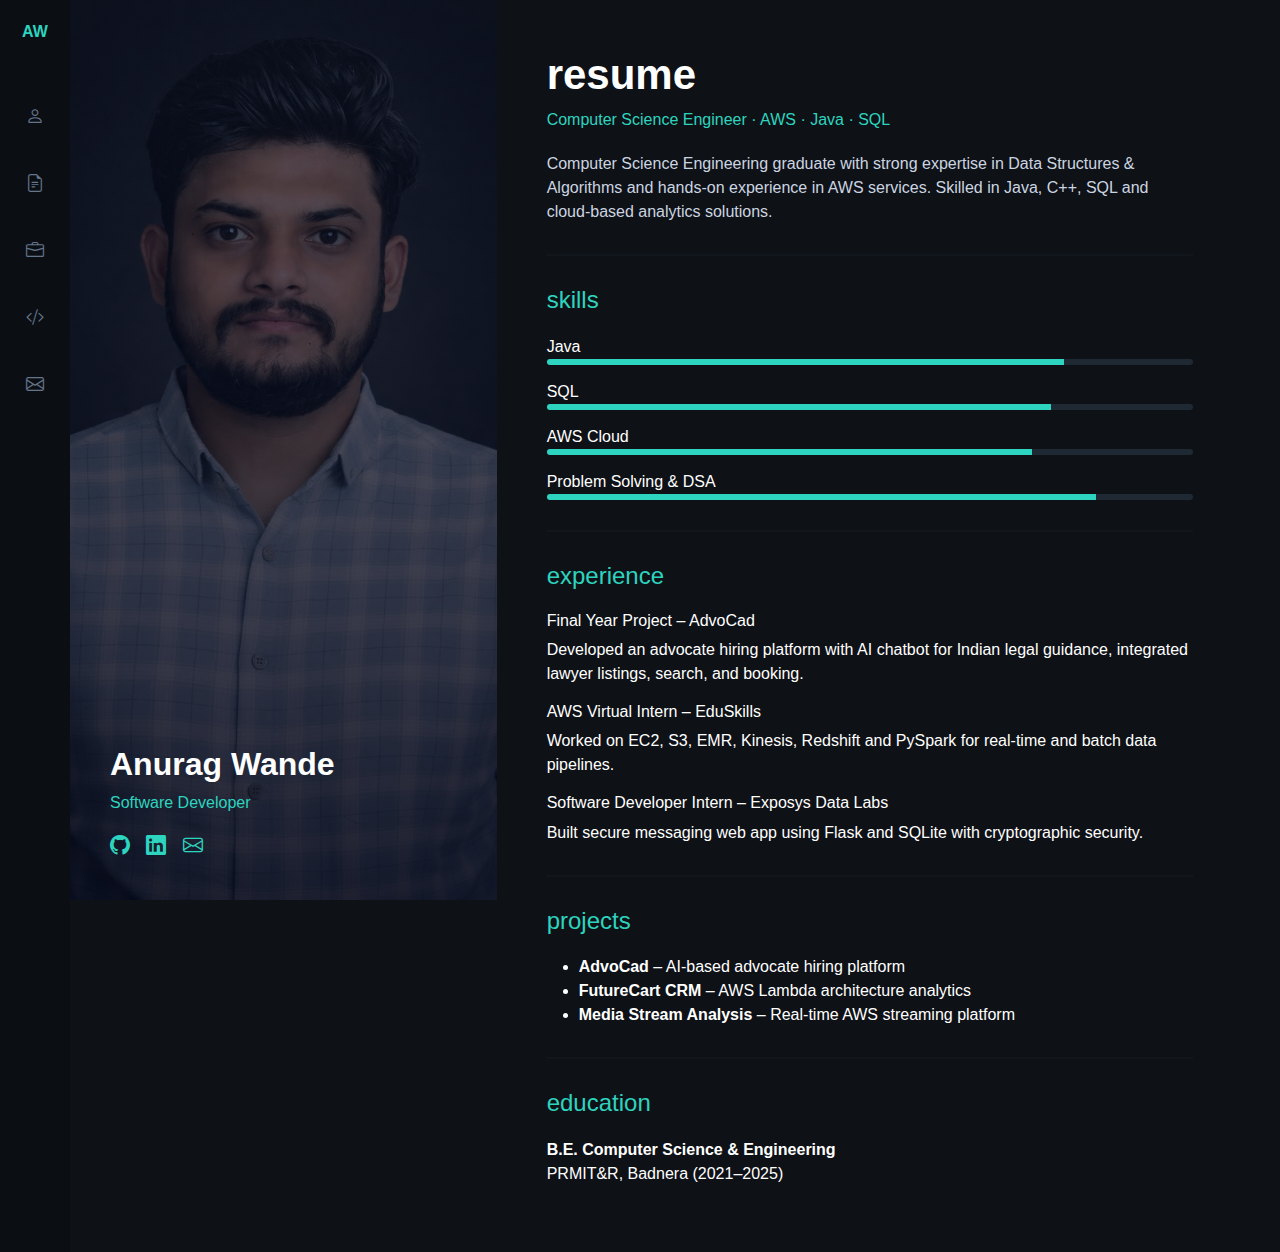
<file: index.html>
<!DOCTYPE html>
<html lang="en">
<head>
  <meta charset="UTF-8" />
  <title>Anurag Wande | Portfolio</title>
  <meta name="viewport" content="width=device-width, initial-scale=1">

  <!-- Bootstrap CSS -->
  <link href="https://cdn.jsdelivr.net/npm/bootstrap@5.3.2/dist/css/bootstrap.min.css" rel="stylesheet">

  <!-- Bootstrap Icons -->
  <link href="https://cdn.jsdelivr.net/npm/bootstrap-icons/font/bootstrap-icons.css" rel="stylesheet">

  <!-- Custom CSS -->
  <link rel="stylesheet" href="style.css">
</head>
<body>

<div class="container-fluid main-container">
  <div class="row h-100">

    <!-- ICON SIDEBAR -->
    <div class="col-auto icon-sidebar d-flex flex-column align-items-center">
      <div class="logo">AW</div>
      <i class="bi bi-person"></i>
      <i class="bi bi-file-earmark-text"></i>
      <i class="bi bi-briefcase"></i>
      <i class="bi bi-code-slash"></i>
      <i class="bi bi-envelope"></i>
    </div>

    <!-- LEFT IMAGE PANEL -->
    <div class="col-md-4 image-panel">
      <div class="image-overlay"></div>

      <div class="image-content">
        <h2>Anurag Wande</h2>
        <p class="text-accent">Software Developer</p>

        <div class="social-icons">
          <i class="bi bi-github"></i>
          <i class="bi bi-linkedin"></i>
          <i class="bi bi-envelope"></i>
        </div>
      </div>
    </div>

    <!-- RIGHT CONTENT PANEL -->
    <div class="col-md-7 right-panel">

      <!-- HEADER -->
      <h1 class="title">resume</h1>
      <p class="subtitle">Computer Science Engineer · AWS · Java · SQL</p>

      <p class="summary">
        Computer Science Engineering graduate with strong expertise in
        Data Structures & Algorithms and hands-on experience in AWS services.
        Skilled in Java, C++, SQL and cloud-based analytics solutions.
      </p>

      <hr>

      <!-- SKILLS -->
      <h4 class="section-title">skills</h4>

      <div class="skill">
        <span>Java</span>
        <div class="progress"><div class="progress-bar" style="width:80%"></div></div>
      </div>

      <div class="skill">
        <span>SQL</span>
        <div class="progress"><div class="progress-bar" style="width:78%"></div></div>
      </div>

      <div class="skill">
        <span>AWS Cloud</span>
        <div class="progress"><div class="progress-bar" style="width:75%"></div></div>
      </div>

      <div class="skill">
        <span>Problem Solving & DSA</span>
        <div class="progress"><div class="progress-bar" style="width:85%"></div></div>
      </div>

      <hr>

      <!-- EXPERIENCE -->
      <h4 class="section-title">experience</h4>

      <div class="experience">
        <h6>Final Year Project – AdvoCad</h6>
        <p>
          Developed an advocate hiring platform with AI chatbot for Indian legal guidance,
          integrated lawyer listings, search, and booking.
        </p>
      </div>

      <div class="experience">
        <h6>AWS Virtual Intern – EduSkills</h6>
        <p>
          Worked on EC2, S3, EMR, Kinesis, Redshift and PySpark for real-time
          and batch data pipelines.
        </p>
      </div>

      <div class="experience">
        <h6>Software Developer Intern – Exposys Data Labs</h6>
        <p>
          Built secure messaging web app using Flask and SQLite with cryptographic security.
        </p>
      </div>

      <hr>

      <!-- PROJECTS -->
      <h4 class="section-title">projects</h4>

      <ul class="project-list">
        <li><strong>AdvoCad</strong> – AI-based advocate hiring platform</li>
        <li><strong>FutureCart CRM</strong> – AWS Lambda architecture analytics</li>
        <li><strong>Media Stream Analysis</strong> – Real-time AWS streaming platform</li>
      </ul>

      <hr>

      <!-- EDUCATION -->
      <h4 class="section-title">education</h4>
      <p>
        <strong>B.E. Computer Science & Engineering</strong><br>
        PRMIT&R, Badnera (2021–2025)
      </p>

    </div>
  </div>
</div>

</body>
</html>
</file>
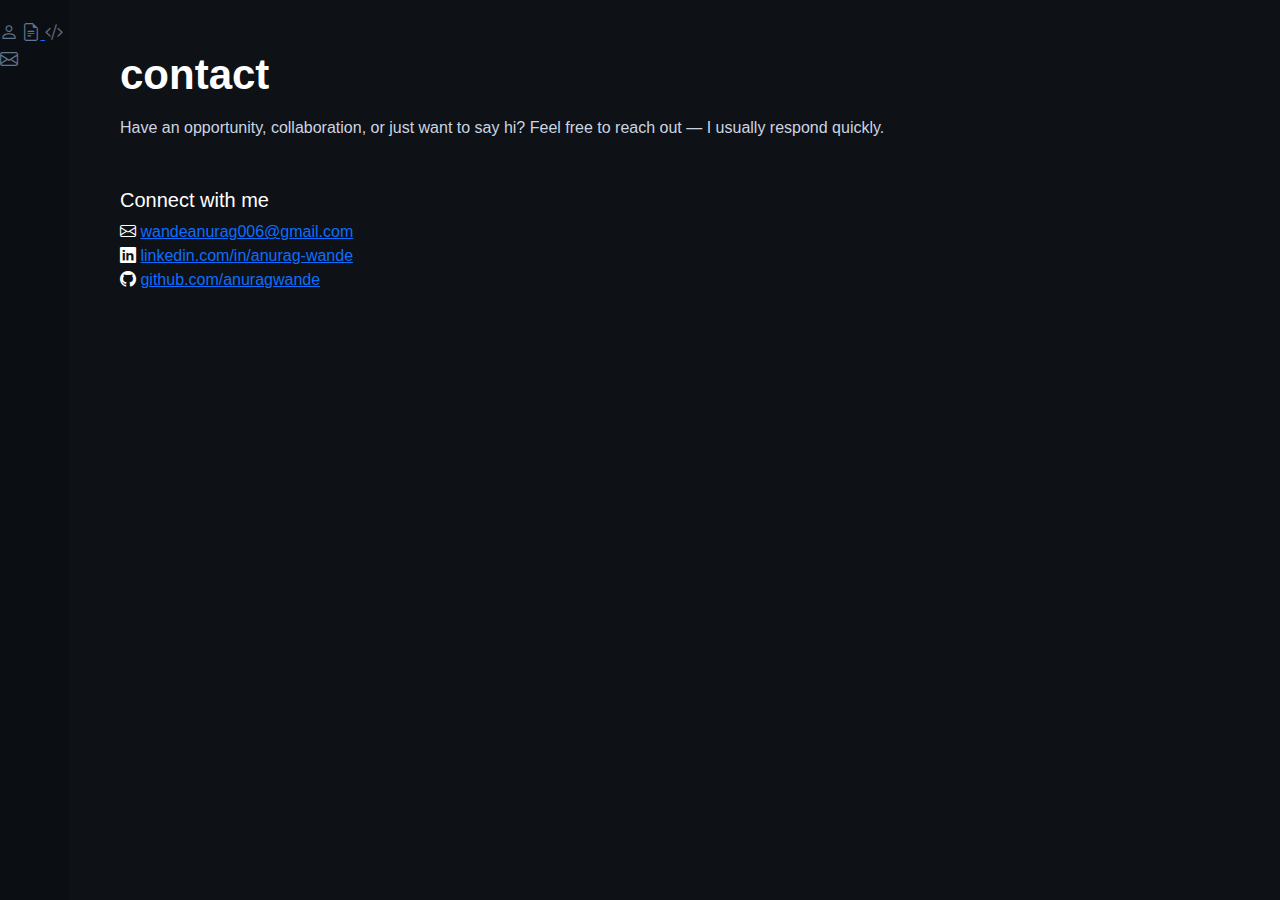
<file: contact.html>
<!DOCTYPE html>
<html lang="en">
<head>
  <meta charset="UTF-8">
  <title>Contact | Anurag Wande</title>
  <meta name="viewport" content="width=device-width, initial-scale=1">

  <!-- Bootstrap CSS -->
  <link href="https://cdn.jsdelivr.net/npm/bootstrap@5.3.2/dist/css/bootstrap.min.css" rel="stylesheet">

  <!-- Bootstrap Icons -->
  <link href="https://cdn.jsdelivr.net/npm/bootstrap-icons/font/bootstrap-icons.css" rel="stylesheet">

  <!-- Custom CSS -->
  <link rel="stylesheet" href="style.css">
</head>
<body>

<div class="container-fluid main-container">
  <div class="row h-100">

    <!-- ICON SIDEBAR -->
    <div class="col-auto icon-sidebar">
      <a href="index.html"><i class="bi bi-person"></i></a>

      <a href="https://drive.google.com/file/d/1oIQKAVj-oqlKp4x3pyhyj_u0eU-A3Q3v/view?usp=sharing" target="_blank">
        <i class="bi bi-file-earmark-text"></i>
      </a>

      <a href="project.html"><i class="bi bi-code-slash"></i></a>

      <a href="contact.html"><i class="bi bi-envelope active"></i></a>
    </div>

    <!-- CONTENT -->
    <div class="col-md-11 right-panel">
      <h1 class="title mb-3">contact</h1>

      <p class="summary mb-5">
        Have an opportunity, collaboration, or just want to say hi?
        Feel free to reach out — I usually respond quickly.
      </p>

      <div class="row g-4">

        <!-- CONTACT INFO -->
        <div class="col-md-5">
          <div class="contact-card">
            <h5>Connect with me</h5>

            <div class="contact-item">
              <i class="bi bi-envelope"></i>
              <a href="mailto:wandeanurag006@gmail.com" class="contact-link">
                wandeanurag006@gmail.com
              </a>
            </div>

            <div class="contact-item">
              <i class="bi bi-linkedin"></i>
              <a href="https://www.linkedin.com/in/anurag-wande-79a794272/"
                 target="_blank"
                 class="contact-link">
                linkedin.com/in/anurag-wande
              </a>
            </div>

            <div class="contact-item">
              <i class="bi bi-github"></i>
              <a href="https://github.com/anuragwande"
                 target="_blank"
                 class="contact-link">
                github.com/anuragwande
              </a>
            </div>

          </div>
        </div>

        <div class="col-md-7">
          <!--  -->
        </div>

      </div>
    </div>

  </div>
</div>

</body>
</html>
</file>
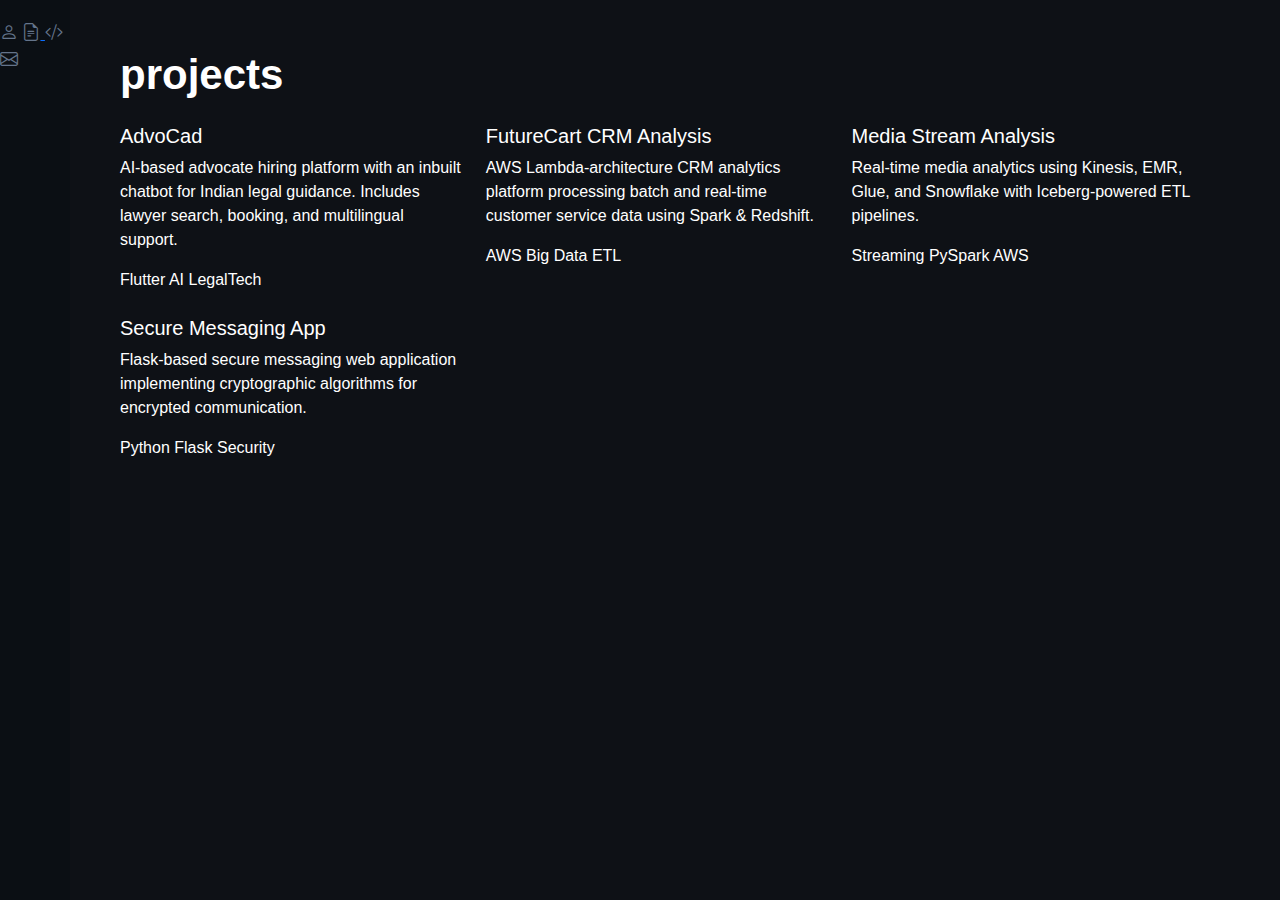
<file: project.html>
<!DOCTYPE html>
<html lang="en">
<head>
  <meta charset="UTF-8">
  <title>Projects | Anurag Wande</title>
  <meta name="viewport" content="width=device-width, initial-scale=1">

  <link href="https://cdn.jsdelivr.net/npm/bootstrap@5.3.2/dist/css/bootstrap.min.css" rel="stylesheet">
  <link href="https://cdn.jsdelivr.net/npm/bootstrap-icons/font/bootstrap-icons.css" rel="stylesheet">
  <link rel="stylesheet" href="style.css">
</head>
<body>

<div class="container-fluid main-container">
  <div class="row h-100">

    <!-- SIDEBAR -->
    <div class="col-auto icon-sidebar">
      <a href="index.html"><i class="bi bi-person"></i></a>
      <a href="https://drive.google.com/file/d/1oIQKAVj-oqlKp4x3pyhyj_u0eU-A3Q3v/view?usp=sharing" target="_blank">
        <i class="bi bi-file-earmark-text"></i>
      </a>
 
      <a href="project.html"><i class="bi bi-code-slash active"></i></a>
      <a href="contact.html"><i class="bi bi-envelope"></i></a>
    </div>

    <!-- CONTENT -->
    <div class="col-md-11 right-panel">
      <h1 class="title mb-4">projects</h1>

      <div class="row g-4">

        <!-- PROJECT 1 -->
        <div class="col-md-6 col-lg-4">
          <div class="project-card">
            <h5>AdvoCad</h5>
            <p class="project-desc">
              AI-based advocate hiring platform with an inbuilt chatbot for
              Indian legal guidance. Includes lawyer search, booking, and
              multilingual support.
            </p>
            <span class="tag">Flutter</span>
            <span class="tag">AI</span>
            <span class="tag">LegalTech</span>
          </div>
        </div>

        <!-- PROJECT 2 -->
        <div class="col-md-6 col-lg-4">
          <div class="project-card">
            <h5>FutureCart CRM Analysis</h5>
            <p class="project-desc">
              AWS Lambda-architecture CRM analytics platform processing
              batch and real-time customer service data using Spark & Redshift.
            </p>
            <span class="tag">AWS</span>
            <span class="tag">Big Data</span>
            <span class="tag">ETL</span>
          </div>
        </div>

        <!-- PROJECT 3 -->
        <div class="col-md-6 col-lg-4">
          <div class="project-card">
            <h5>Media Stream Analysis</h5>
            <p class="project-desc">
              Real-time media analytics using Kinesis, EMR, Glue, and Snowflake
              with Iceberg-powered ETL pipelines.
            </p>
            <span class="tag">Streaming</span>
            <span class="tag">PySpark</span>
            <span class="tag">AWS</span>
          </div>
        </div>

        <!-- PROJECT 4 -->
        <div class="col-md-6 col-lg-4">
          <div class="project-card">
            <h5>Secure Messaging App</h5>
            <p class="project-desc">
              Flask-based secure messaging web application implementing
              cryptographic algorithms for encrypted communication.
            </p>
            <span class="tag">Python</span>
            <span class="tag">Flask</span>
            <span class="tag">Security</span>
          </div>
        </div>

      </div>
    </div>

  </div>
</div>

</body>
</html>
</file>
<file: style.css>
* {
  margin: 0;
  padding: 0;
  box-sizing: border-box;
  font-family: 'Segoe UI', sans-serif;
}

body {
  background-color: #0e1116;
  color: #ffffff;
  height: 100vh;
}

.main-container {
  height: 100vh;
}

/* LEFT IMAGE FULL COVER PANEL */
.image-panel {
  position: relative;
  height: 100vh;
  background: url("image.png") center center / cover no-repeat;
  padding: 0;
}

/* COLOR GRADING + LIGHTING OVERLAY */
.image-overlay {
  position: absolute;
  inset: 0;
  background:
    linear-gradient(
      180deg,
      rgba(15, 23, 42, 0.6) 0%,
      rgba(2, 6, 23, 0.85) 100%
    );
  z-index: 1;
}

/* TEXT OVER IMAGE */
.image-content {
  position: absolute;
  bottom: 40px;
  left: 40px;
  z-index: 2;
}

.image-content h2 {
  font-size: 32px;
  font-weight: bold;
}

.text-accent {
  color: #2dd4bf;
  margin-bottom: 15px;
}

.social-icons i {
  font-size: 20px;
  margin-right: 12px;
  color: #2dd4bf;
  cursor: pointer;
}

/* RIGHT PANEL */
.right-panel {
  padding: 50px;
  background-color: #0e1116;
}

.title {
  font-size: 42px;
  font-weight: bold;
  text-transform: lowercase;
}

.subtitle {
  color: #2dd4bf;
  margin-bottom: 20px;
}

.summary {
  color: #cbd5e1;
}

.section-title {
  color: #2dd4bf;
  margin-bottom: 20px;
}

.skill {
  margin-bottom: 15px;
}

.progress {
  height: 6px;
  background-color: #1f2933;
}

.progress-bar {
  background-color: #2dd4bf;
}

hr {
  border: 1px solid #1f2933;
  margin: 30px 0;
}
/* ICON SIDEBAR */
.icon-sidebar {
  width: 70px;
  background: #0b0f14;
  padding: 20px 0;
}

.icon-sidebar i {
  color: #64748b;
  font-size: 18px;
  margin: 20px 0;
  cursor: pointer;
}

.icon-sidebar i:hover {
  color: #2dd4bf;
}

.logo {
  color: #2dd4bf;
  font-weight: bold;
  margin-bottom: 40px;

}

.social-icons a {
  text-decoration: none;
}

.social-icons a i:hover {
  color: #5eead4;
}
.right-panel {
  padding: 50px;
  background-color: #0e1116;
  overflow-y: auto;
}
</file>
